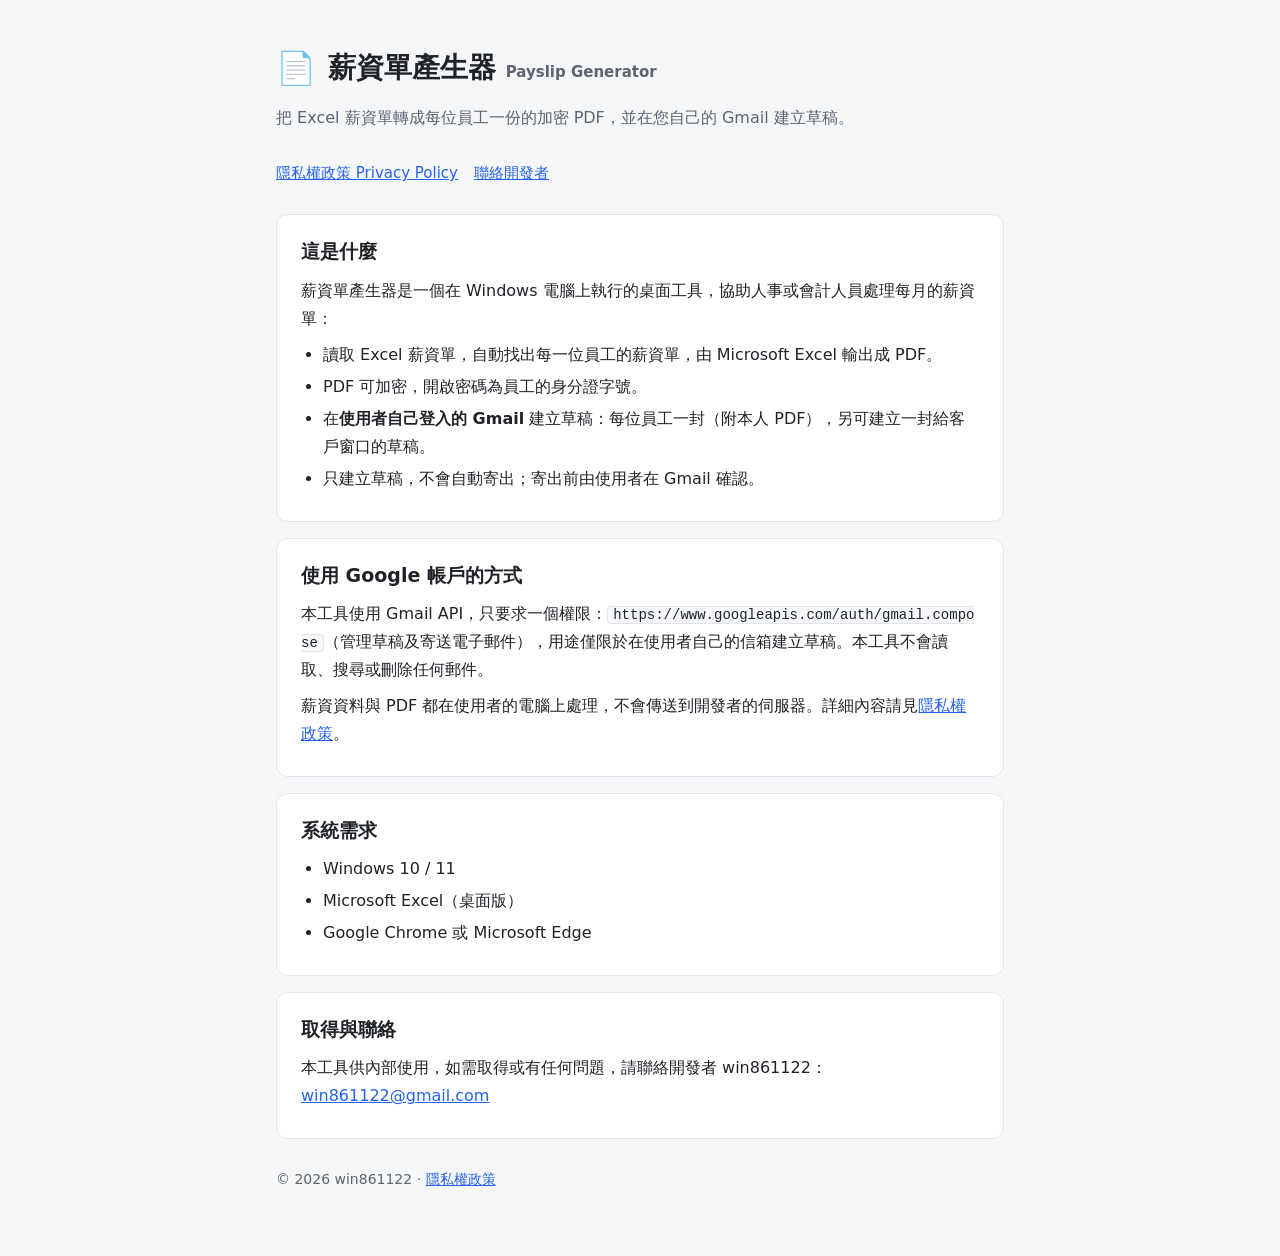
<file: index.html>
<!doctype html>
<html lang="zh-Hant">
<head>
<meta charset="utf-8">
<meta name="viewport" content="width=device-width, initial-scale=1">
<title>薪資單產生器</title>
<meta name="description" content="把 Excel 薪資單轉成每位員工一份的加密 PDF，並在使用者自己的 Gmail 建立草稿。">
<link rel="stylesheet" href="style.css">
</head>
<body>
<main>
  <header class="top">
    <span class="logo" aria-hidden="true">📄</span>
    <h1>薪資單產生器 <span class="en">Payslip Generator</span></h1>
  </header>
  <p class="sub">把 Excel 薪資單轉成每位員工一份的加密 PDF，並在您自己的 Gmail 建立草稿。</p>
  <nav class="links">
    <a href="privacy.html">隱私權政策 Privacy Policy</a>
    <a href="mailto:win861122@gmail.com">聯絡開發者</a>
  </nav>

  <section>
    <h2>這是什麼</h2>
    <p>薪資單產生器是一個在 Windows 電腦上執行的桌面工具，協助人事或會計人員處理每月的薪資單：</p>
    <ul>
      <li>讀取 Excel 薪資單，自動找出每一位員工的薪資單，由 Microsoft Excel 輸出成 PDF。</li>
      <li>PDF 可加密，開啟密碼為員工的身分證字號。</li>
      <li>在<strong>使用者自己登入的 Gmail</strong> 建立草稿：每位員工一封（附本人 PDF），另可建立一封給客戶窗口的草稿。</li>
      <li>只建立草稿，不會自動寄出；寄出前由使用者在 Gmail 確認。</li>
    </ul>
  </section>

  <section>
    <h2>使用 Google 帳戶的方式</h2>
    <p>本工具使用 Gmail API，只要求一個權限：<code>https://www.googleapis.com/auth/gmail.compose</code>（管理草稿及寄送電子郵件），用途僅限於在使用者自己的信箱建立草稿。本工具不會讀取、搜尋或刪除任何郵件。</p>
    <p>薪資資料與 PDF 都在使用者的電腦上處理，不會傳送到開發者的伺服器。詳細內容請見<a href="privacy.html">隱私權政策</a>。</p>
  </section>

  <section>
    <h2>系統需求</h2>
    <ul>
      <li>Windows 10 / 11</li>
      <li>Microsoft Excel（桌面版）</li>
      <li>Google Chrome 或 Microsoft Edge</li>
    </ul>
  </section>

  <section>
    <h2>取得與聯絡</h2>
    <p>本工具供內部使用，如需取得或有任何問題，請聯絡開發者 win861122：<a href="mailto:win861122@gmail.com">win861122@gmail.com</a></p>
  </section>

  <footer>© 2026 win861122 · <a href="privacy.html">隱私權政策</a></footer>
</main>
</body>
</html>
</file>
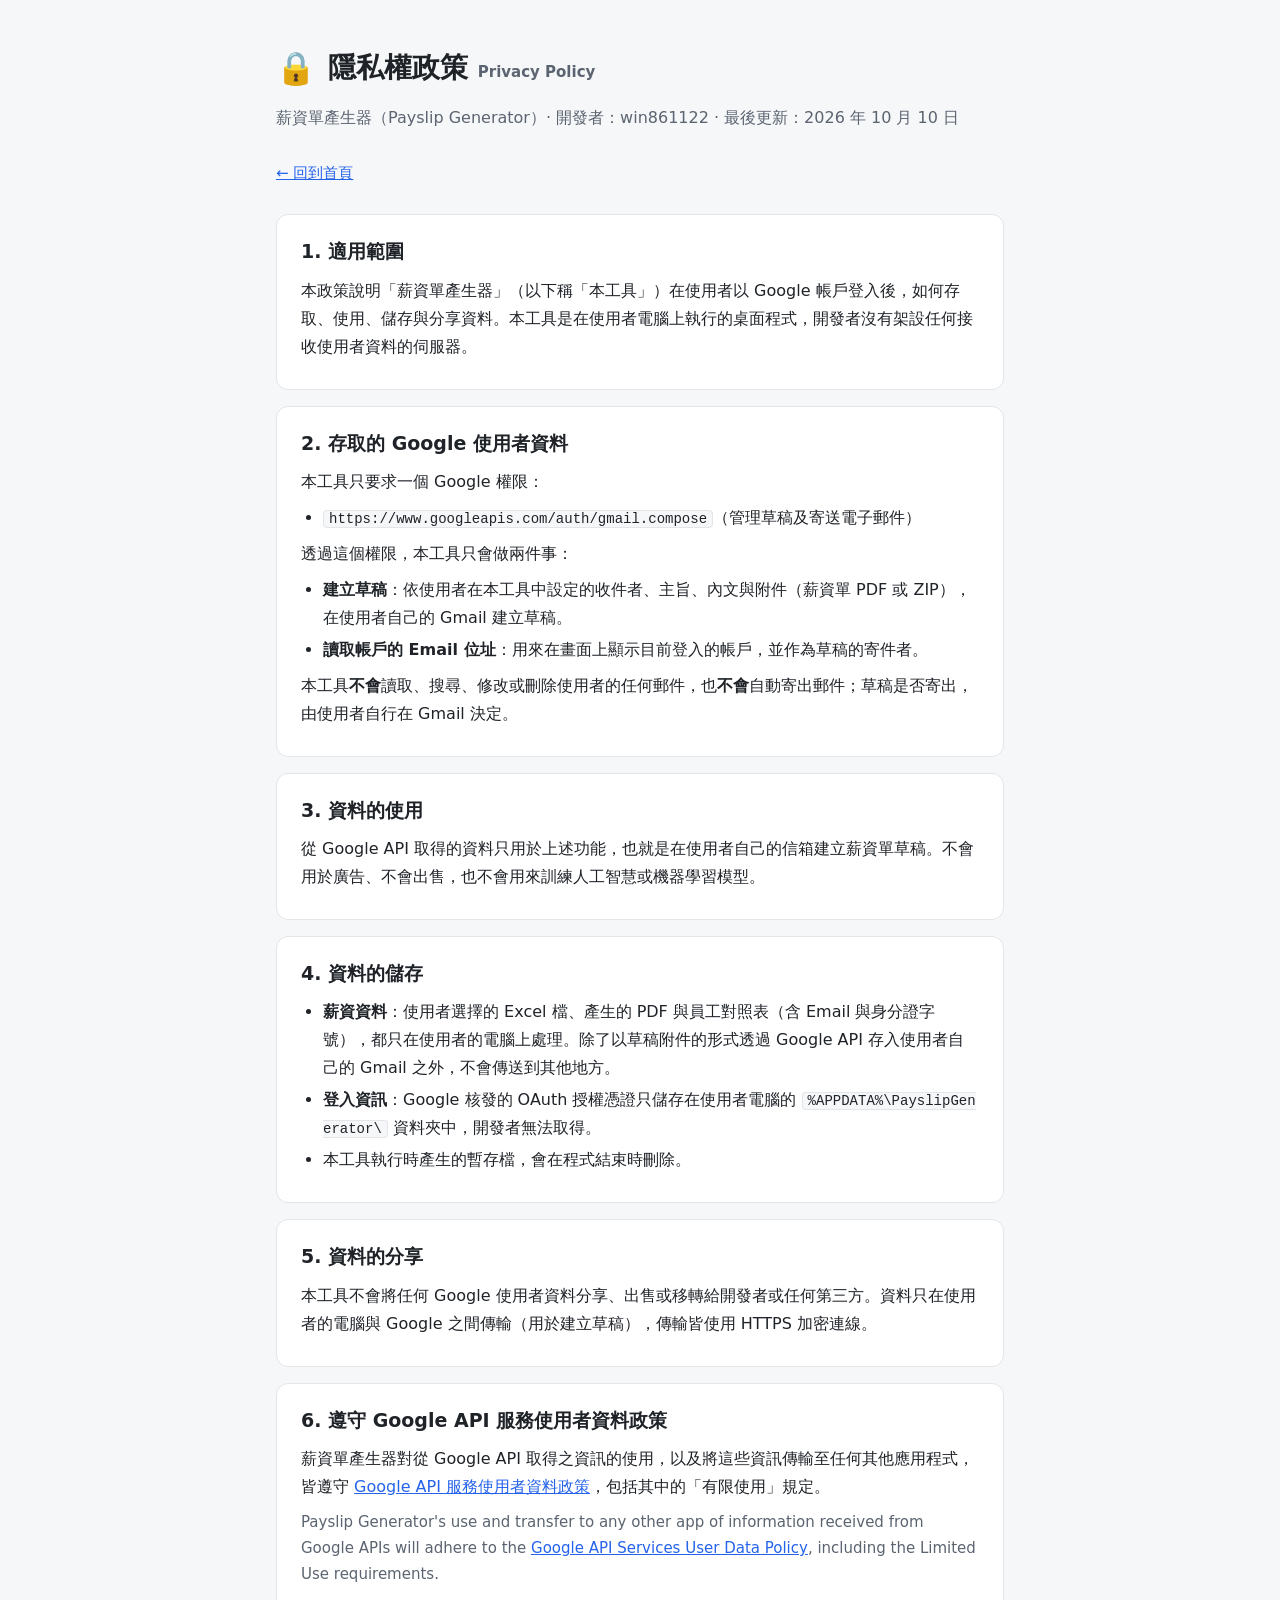
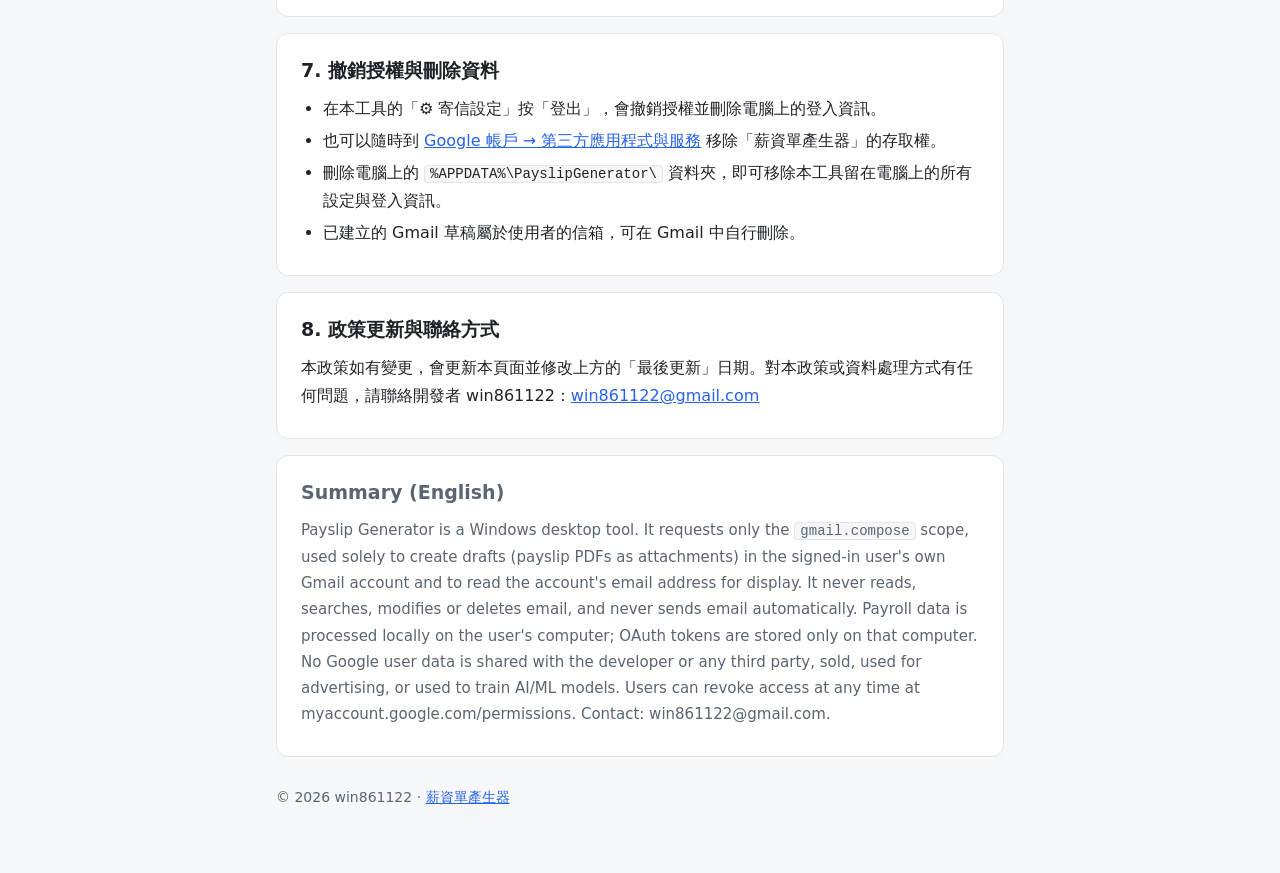
<file: privacy.html>
<!doctype html>
<html lang="zh-Hant">
<head>
<meta charset="utf-8">
<meta name="viewport" content="width=device-width, initial-scale=1">
<title>隱私權政策 · 薪資單產生器</title>
<meta name="description" content="薪資單產生器如何使用、儲存與保護您的 Google 使用者資料。">
<link rel="stylesheet" href="style.css">
</head>
<body>
<main>
  <header class="top">
    <span class="logo" aria-hidden="true">🔒</span>
    <h1>隱私權政策 <span class="en">Privacy Policy</span></h1>
  </header>
  <p class="sub">薪資單產生器（Payslip Generator）· 開發者：win861122 · 最後更新：2026 年 10 月 10 日</p>
  <nav class="links">
    <a href="index.html">← 回到首頁</a>
  </nav>

  <section>
    <h2>1. 適用範圍</h2>
    <p>本政策說明「薪資單產生器」（以下稱「本工具」）在使用者以 Google 帳戶登入後，如何存取、使用、儲存與分享資料。本工具是在使用者電腦上執行的桌面程式，開發者沒有架設任何接收使用者資料的伺服器。</p>
  </section>

  <section>
    <h2>2. 存取的 Google 使用者資料</h2>
    <p>本工具只要求一個 Google 權限：</p>
    <ul>
      <li><code>https://www.googleapis.com/auth/gmail.compose</code>（管理草稿及寄送電子郵件）</li>
    </ul>
    <p>透過這個權限，本工具只會做兩件事：</p>
    <ul>
      <li><strong>建立草稿</strong>：依使用者在本工具中設定的收件者、主旨、內文與附件（薪資單 PDF 或 ZIP），在使用者自己的 Gmail 建立草稿。</li>
      <li><strong>讀取帳戶的 Email 位址</strong>：用來在畫面上顯示目前登入的帳戶，並作為草稿的寄件者。</li>
    </ul>
    <p>本工具<strong>不會</strong>讀取、搜尋、修改或刪除使用者的任何郵件，也<strong>不會</strong>自動寄出郵件；草稿是否寄出，由使用者自行在 Gmail 決定。</p>
  </section>

  <section>
    <h2>3. 資料的使用</h2>
    <p>從 Google API 取得的資料只用於上述功能，也就是在使用者自己的信箱建立薪資單草稿。不會用於廣告、不會出售，也不會用來訓練人工智慧或機器學習模型。</p>
  </section>

  <section>
    <h2>4. 資料的儲存</h2>
    <ul>
      <li><strong>薪資資料</strong>：使用者選擇的 Excel 檔、產生的 PDF 與員工對照表（含 Email 與身分證字號），都只在使用者的電腦上處理。除了以草稿附件的形式透過 Google API 存入使用者自己的 Gmail 之外，不會傳送到其他地方。</li>
      <li><strong>登入資訊</strong>：Google 核發的 OAuth 授權憑證只儲存在使用者電腦的 <code>%APPDATA%\PayslipGenerator\</code> 資料夾中，開發者無法取得。</li>
      <li>本工具執行時產生的暫存檔，會在程式結束時刪除。</li>
    </ul>
  </section>

  <section>
    <h2>5. 資料的分享</h2>
    <p>本工具不會將任何 Google 使用者資料分享、出售或移轉給開發者或任何第三方。資料只在使用者的電腦與 Google 之間傳輸（用於建立草稿），傳輸皆使用 HTTPS 加密連線。</p>
  </section>

  <section>
    <h2>6. 遵守 Google API 服務使用者資料政策</h2>
    <p>薪資單產生器對從 Google API 取得之資訊的使用，以及將這些資訊傳輸至任何其他應用程式，皆遵守 <a href="https://developers.google.com/terms/api-services-user-data-policy" rel="noopener">Google API 服務使用者資料政策</a>，包括其中的「有限使用」規定。</p>
    <p class="en">Payslip Generator's use and transfer to any other app of information received from Google APIs will adhere to the <a href="https://developers.google.com/terms/api-services-user-data-policy" rel="noopener">Google API Services User Data Policy</a>, including the Limited Use requirements.</p>
  </section>

  <section>
    <h2>7. 撤銷授權與刪除資料</h2>
    <ul>
      <li>在本工具的「⚙ 寄信設定」按「登出」，會撤銷授權並刪除電腦上的登入資訊。</li>
      <li>也可以隨時到 <a href="https://myaccount.google.com/permissions" rel="noopener">Google 帳戶 → 第三方應用程式與服務</a> 移除「薪資單產生器」的存取權。</li>
      <li>刪除電腦上的 <code>%APPDATA%\PayslipGenerator\</code> 資料夾，即可移除本工具留在電腦上的所有設定與登入資訊。</li>
      <li>已建立的 Gmail 草稿屬於使用者的信箱，可在 Gmail 中自行刪除。</li>
    </ul>
  </section>

  <section>
    <h2>8. 政策更新與聯絡方式</h2>
    <p>本政策如有變更，會更新本頁面並修改上方的「最後更新」日期。對本政策或資料處理方式有任何問題，請聯絡開發者 win861122：<a href="mailto:win861122@gmail.com">win861122@gmail.com</a></p>
  </section>

  <section class="en">
    <h2>Summary (English)</h2>
    <p>Payslip Generator is a Windows desktop tool. It requests only the <code>gmail.compose</code> scope, used solely to create drafts (payslip PDFs as attachments) in the signed-in user's own Gmail account and to read the account's email address for display. It never reads, searches, modifies or deletes email, and never sends email automatically. Payroll data is processed locally on the user's computer; OAuth tokens are stored only on that computer. No Google user data is shared with the developer or any third party, sold, used for advertising, or used to train AI/ML models. Users can revoke access at any time at myaccount.google.com/permissions. Contact: win861122@gmail.com.</p>
  </section>

  <footer>© 2026 win861122 · <a href="index.html">薪資單產生器</a></footer>
</main>
</body>
</html>
</file>
<file: style.css>
:root {
  --bg: #f6f7f9;
  --panel: #ffffff;
  --ink: #1f2328;
  --muted: #5b6470;
  --line: #e3e5e8;
  --accent: #2563eb;
}
@media (prefers-color-scheme: dark) {
  :root:not([data-theme="light"]) {
    --bg: #14161a;
    --panel: #1c1f24;
    --ink: #e8eaed;
    --muted: #a3abb5;
    --line: #2c3036;
    --accent: #7aa7ff;
  }
}
:root[data-theme="dark"] {
  --bg: #14161a;
  --panel: #1c1f24;
  --ink: #e8eaed;
  --muted: #a3abb5;
  --line: #2c3036;
  --accent: #7aa7ff;
}
* { box-sizing: border-box; }
body {
  margin: 0; background: var(--bg); color: var(--ink);
  font: 16px/1.75 "Microsoft JhengHei", "PingFang TC", "Noto Sans TC", system-ui, sans-serif;
}
main { max-width: 760px; margin: 0 auto; padding: 40px 16px 64px; }
header.top { display: flex; align-items: center; gap: 12px; flex-wrap: wrap; margin-bottom: 8px; }
header.top .logo { font-size: 32px; }
h1 { font-size: 28px; line-height: 1.3; margin: 0; }
.sub { color: var(--muted); margin: 4px 0 28px; }
nav.links { display: flex; gap: 16px; flex-wrap: wrap; margin-bottom: 28px; font-size: 15px; }
a { color: var(--accent); }
section { background: var(--panel); border: 1px solid var(--line); border-radius: 12px; padding: 20px 24px; margin-bottom: 16px; }
section h2 { font-size: 19px; margin: 0 0 8px; }
section p, section ul { margin: 8px 0; }
ul { padding-left: 22px; }
li { margin: 4px 0; }
code { background: var(--bg); border: 1px solid var(--line); border-radius: 4px; padding: 0 5px; font-size: 14px; word-break: break-all; }
.en { color: var(--muted); font-size: 15px; }
footer { color: var(--muted); font-size: 14px; margin-top: 28px; }
</file>
